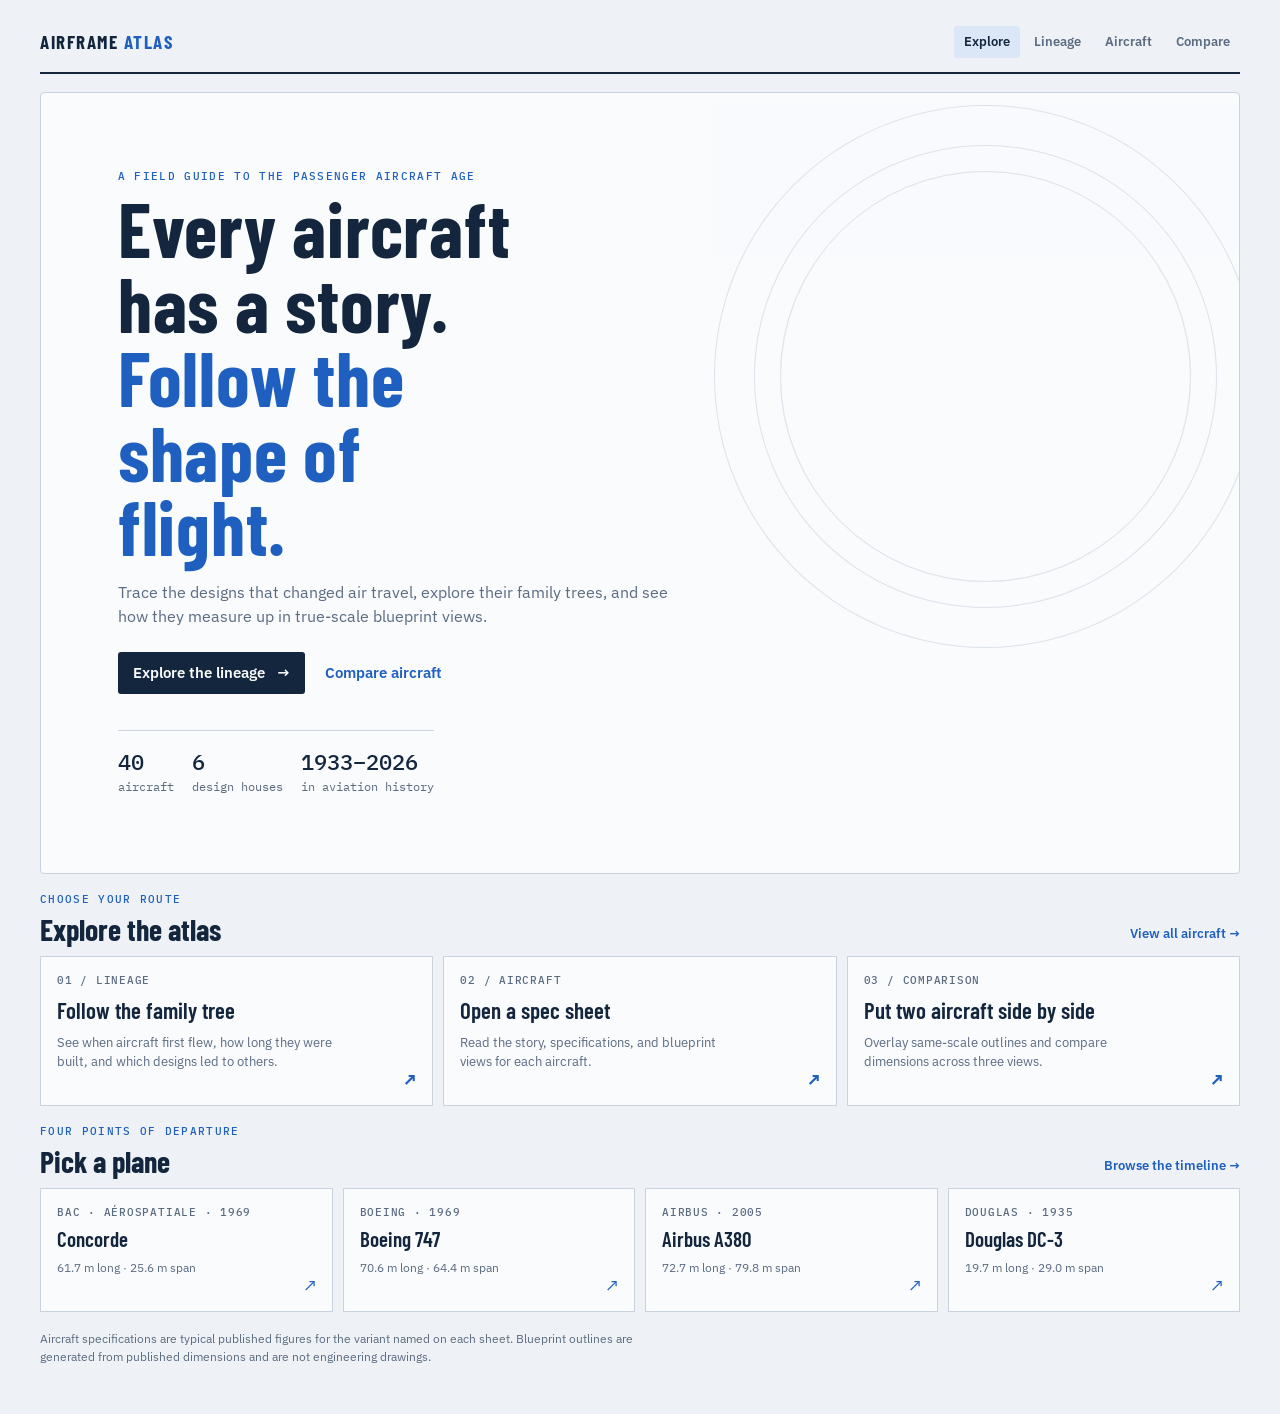
<file: index.html>
<!DOCTYPE html>
<html lang="en">
<head>
<meta charset="utf-8">
<meta name="viewport" content="width=device-width, initial-scale=1">
<meta name="description" content="Explore airliner history through aircraft lineages, published specifications, and same-scale blueprint views.">
<title>Airframe Atlas — Explore airliner history</title>
<link rel="preconnect" href="https://fonts.googleapis.com">
<link rel="preconnect" href="https://fonts.gstatic.com" crossorigin>
<link href="https://fonts.googleapis.com/css2?family=Barlow+Condensed:wght@500;600;700&family=IBM+Plex+Sans:wght@400;500;600&family=IBM+Plex+Mono:wght@400;500&display=swap" rel="stylesheet">
<link rel="stylesheet" href="styles.css">
</head>
<body data-page="home">
<main class="wrap">
  <header class="site-header">
    <a class="wordmark" href="index.html">AIRFRAME <span>ATLAS</span></a>
    <nav class="site-nav" aria-label="Main navigation">
      <a class="active" href="index.html" aria-current="page">Explore</a>
      <a href="timeline.html">Lineage</a>
      <a href="aircraft.html#b747">Aircraft</a>
      <a href="compare.html">Compare</a>
    </nav>
  </header>
  <section class="home-hero">
    <p class="eyebrow">A field guide to the passenger aircraft age</p>
    <h1>Every aircraft has a story.<br><span>Follow the shape of flight.</span></h1>
    <p class="sub">Trace the designs that changed air travel, explore their family trees, and see how they measure up in true-scale blueprint views.</p>
    <div class="hero-actions">
      <a class="button-link" href="timeline.html">Explore the lineage <span aria-hidden="true">→</span></a>
      <a class="text-link" href="compare.html">Compare aircraft</a>
    </div>
    <div class="stats" id="stats" aria-label="Atlas statistics"></div>
  </section>
  <section class="home-section">
    <div class="section-heading">
      <div><p class="eyebrow">Choose your route</p><h2>Explore the atlas</h2></div>
      <a href="timeline.html">View all aircraft →</a>
    </div>
    <div class="explore-grid">
      <a class="explore-card" href="timeline.html"><span class="card-index">01 / LINEAGE</span><strong>Follow the family tree</strong><span>See when aircraft first flew, how long they were built, and which designs led to others.</span><b aria-hidden="true">↗</b></a>
      <a class="explore-card" href="aircraft.html#b747"><span class="card-index">02 / AIRCRAFT</span><strong>Open a spec sheet</strong><span>Read the story, specifications, and blueprint views for each aircraft.</span><b aria-hidden="true">↗</b></a>
      <a class="explore-card" href="compare.html"><span class="card-index">03 / COMPARISON</span><strong>Put two aircraft side by side</strong><span>Overlay same-scale outlines and compare dimensions across three views.</span><b aria-hidden="true">↗</b></a>
    </div>
  </section>
  <section class="home-section">
    <div class="section-heading">
      <div><p class="eyebrow">Four points of departure</p><h2>Pick a plane</h2></div>
      <a href="timeline.html">Browse the timeline →</a>
    </div>
    <div class="featured-grid" id="featuredAircraft"></div>
  </section>
  <footer>Aircraft specifications are typical published figures for the variant named on each sheet. Blueprint outlines are generated from published dimensions and are not engineering drawings.</footer>
</main>
<script src="aircraft-data.js"></script>
<script src="aircraft-drawings.js"></script>
<script src="app.js"></script>
</body>
</html>
</file>
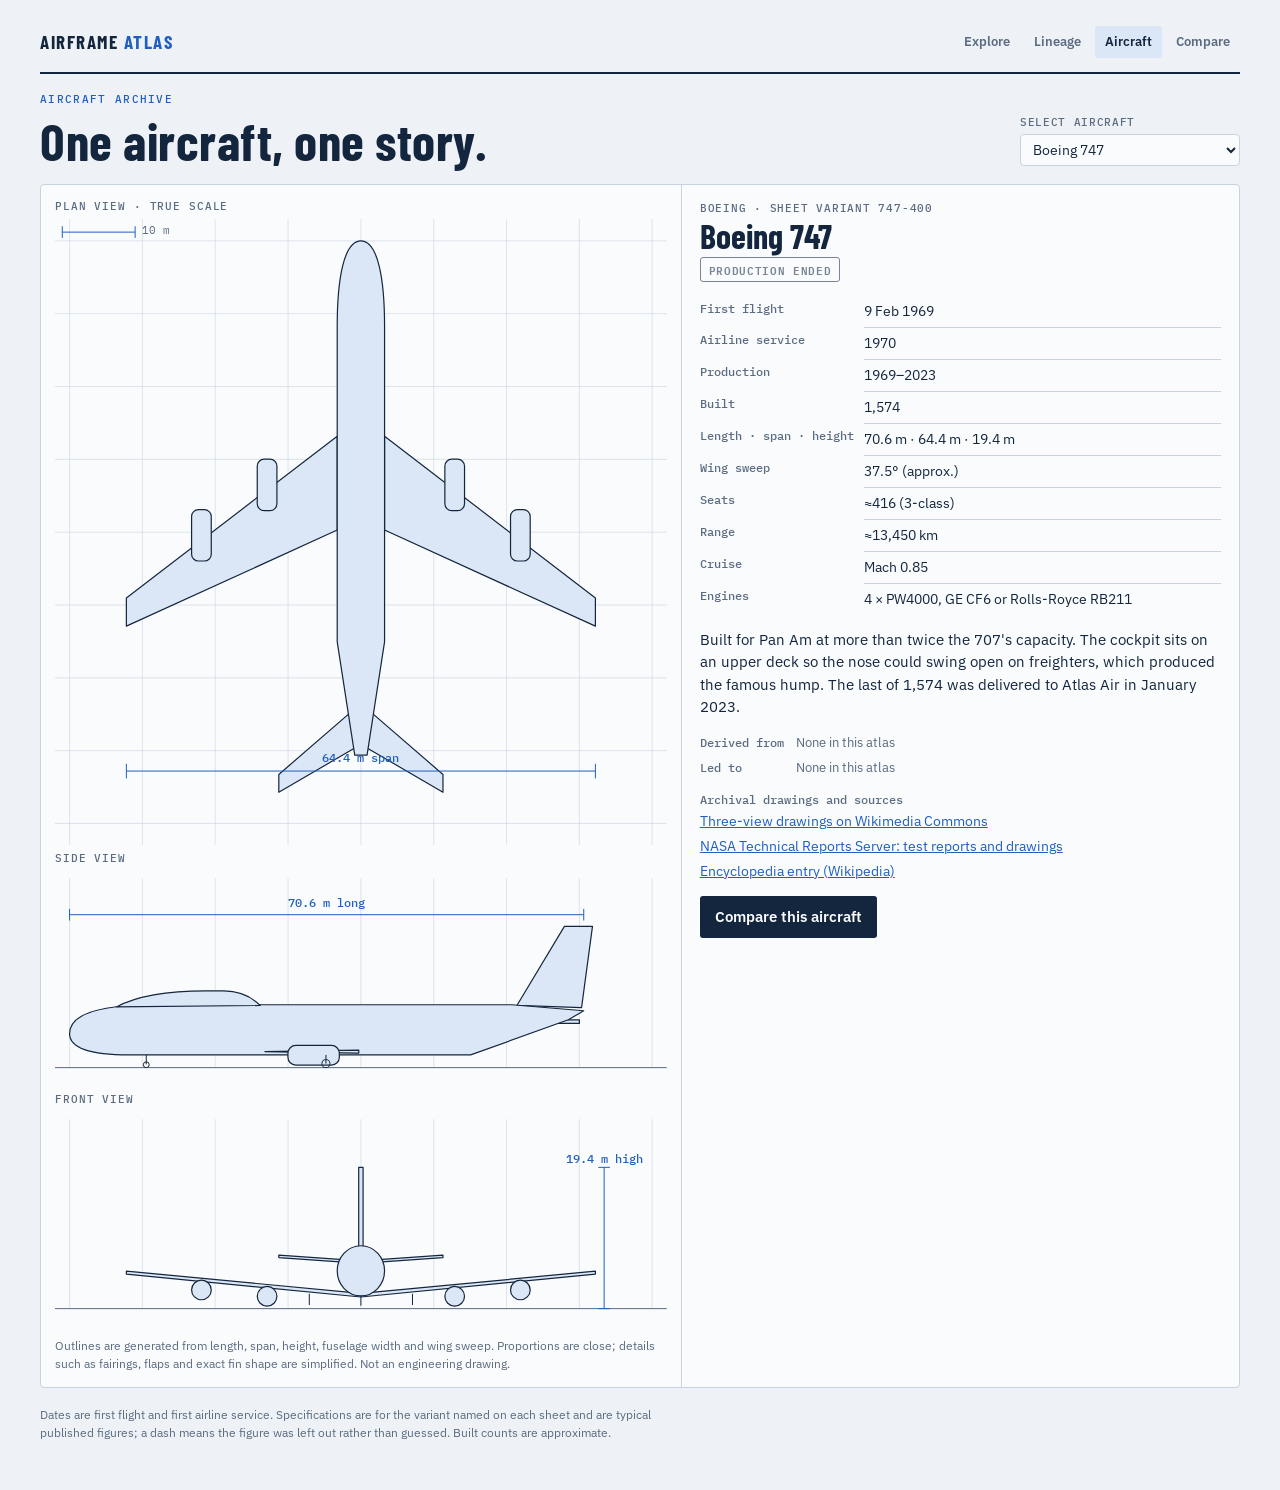
<file: aircraft.html>
<!DOCTYPE html>
<html lang="en">
<head>
<meta charset="utf-8">
<meta name="viewport" content="width=device-width, initial-scale=1">
<meta name="description" content="Aircraft history, specifications, and same-scale three-view outlines.">
<title>Aircraft — Airframe Atlas</title>
<link rel="preconnect" href="https://fonts.googleapis.com">
<link rel="preconnect" href="https://fonts.gstatic.com" crossorigin>
<link href="https://fonts.googleapis.com/css2?family=Barlow+Condensed:wght@500;600;700&family=IBM+Plex+Sans:wght@400;500;600&family=IBM+Plex+Mono:wght@400;500&display=swap" rel="stylesheet">
<link rel="stylesheet" href="styles.css">
</head>
<body data-page="aircraft">
<main class="wrap">
  <header class="site-header">
    <a class="wordmark" href="index.html">AIRFRAME <span>ATLAS</span></a>
    <nav class="site-nav" aria-label="Main navigation">
      <a href="index.html">Explore</a>
      <a href="timeline.html">Lineage</a>
      <a class="active" href="aircraft.html#b747" aria-current="page">Aircraft</a>
      <a href="compare.html">Compare</a>
    </nav>
  </header>
  <section class="page-intro compact-intro">
    <div><p class="eyebrow">Aircraft archive</p><h1>One aircraft, one story.</h1></div>
    <label class="picker-label" for="aircraftPicker">Select aircraft
      <select id="aircraftPicker" aria-label="Select aircraft"></select>
    </label>
  </section>
  <section class="panel detail" aria-live="polite">
    <div class="views">
      <div class="vhead"><span class="vlab">Plan view · true scale</span></div>
      <svg id="vTop" viewBox="-42 -3 84 86" role="img" aria-label="Plan view"></svg>
      <span class="vlab">Side view</span>
      <svg id="vSide" viewBox="-2 -27 84 29.5" role="img" aria-label="Side view"></svg>
      <span class="vlab">Front view</span>
      <svg id="vFront" viewBox="-42 -27 84 29.5" role="img" aria-label="Front view"></svg>
      <p class="disclaim">Outlines are generated from length, span, height, fuselage width and wing sweep. Proportions are close; details such as fairings, flaps and exact fin shape are simplified. Not an engineering drawing.</p>
    </div>
    <div class="info" id="info"></div>
  </section>
  <footer>Dates are first flight and first airline service. Specifications are for the variant named on each sheet and are typical published figures; a dash means the figure was left out rather than guessed. Built counts are approximate.</footer>
</main>
<script src="aircraft-data.js"></script>
<script src="aircraft-drawings.js"></script>
<script src="app.js"></script>
</body>
</html>
</file>
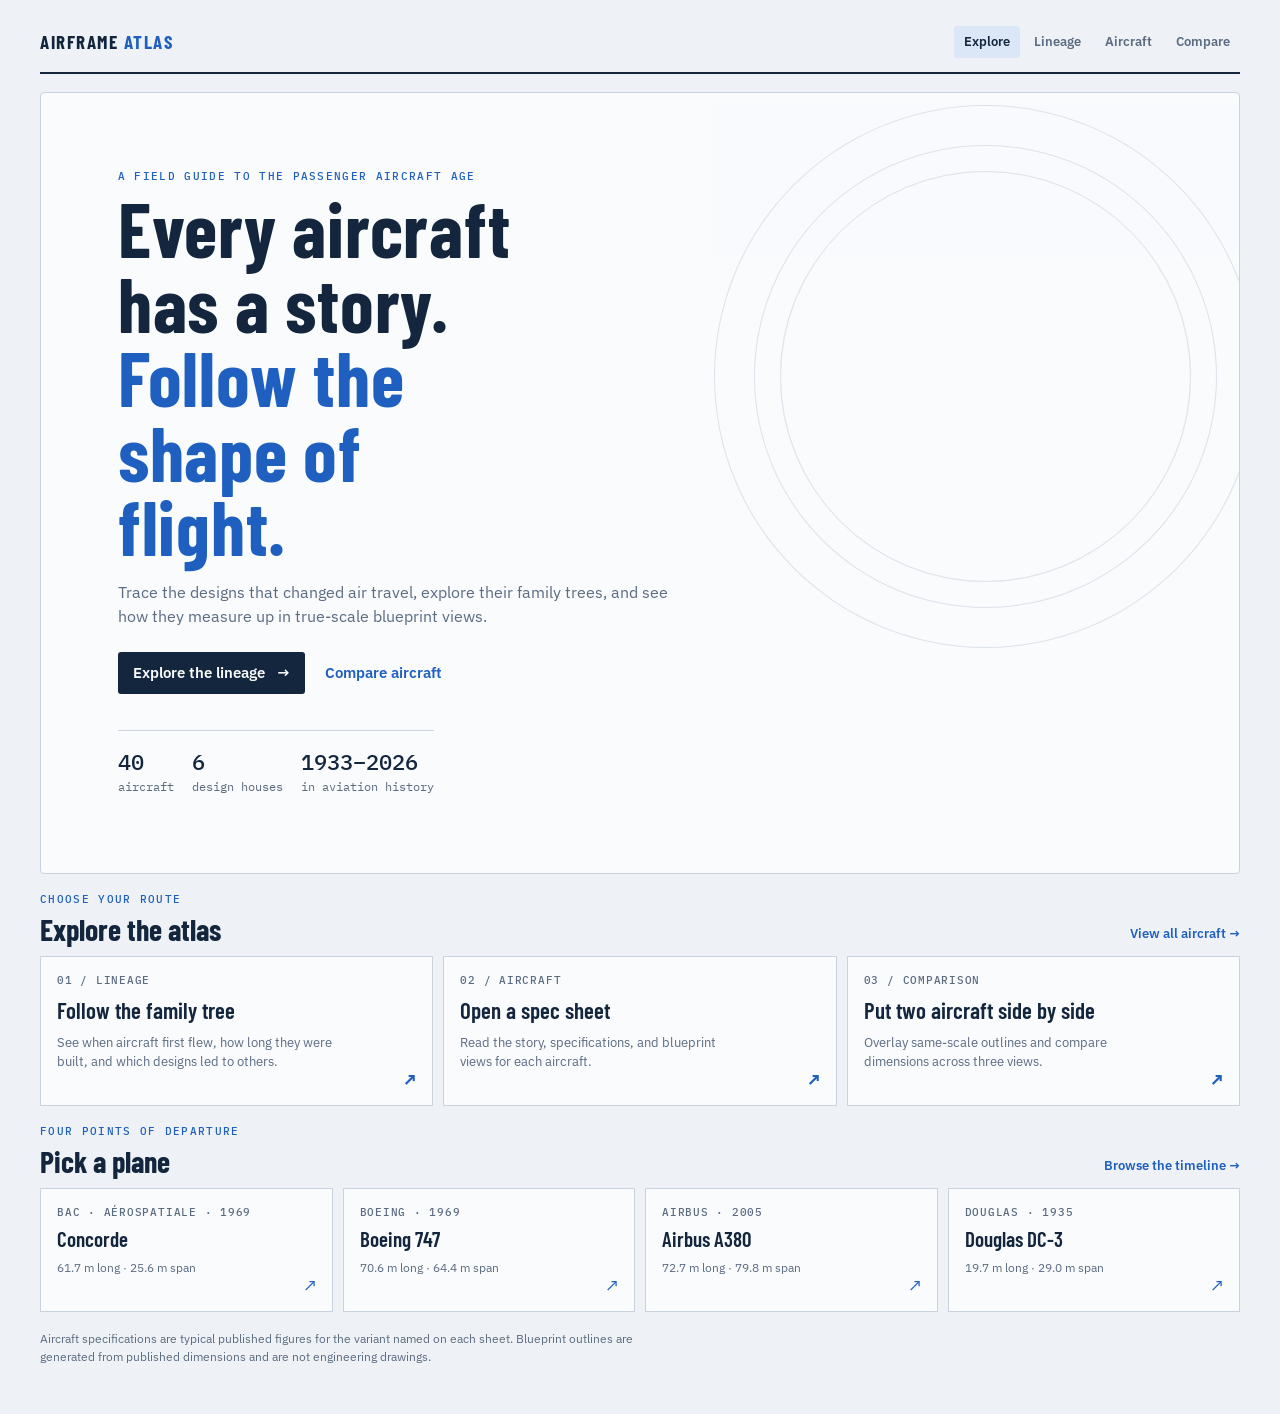
<file: frontend.html>
<!DOCTYPE html>
<html lang="en">
<head>
<meta charset="utf-8">
<meta name="viewport" content="width=device-width, initial-scale=1">
<meta http-equiv="refresh" content="0;url=index.html">
<title>Airframe Atlas</title>
</head>
<body>
<p>The atlas has moved to <a href="index.html">the new home page</a>.</p>
<script>
location.replace(location.hash ? `aircraft.html${location.hash}` : "index.html");
</script>
</body>
</html>
</file>
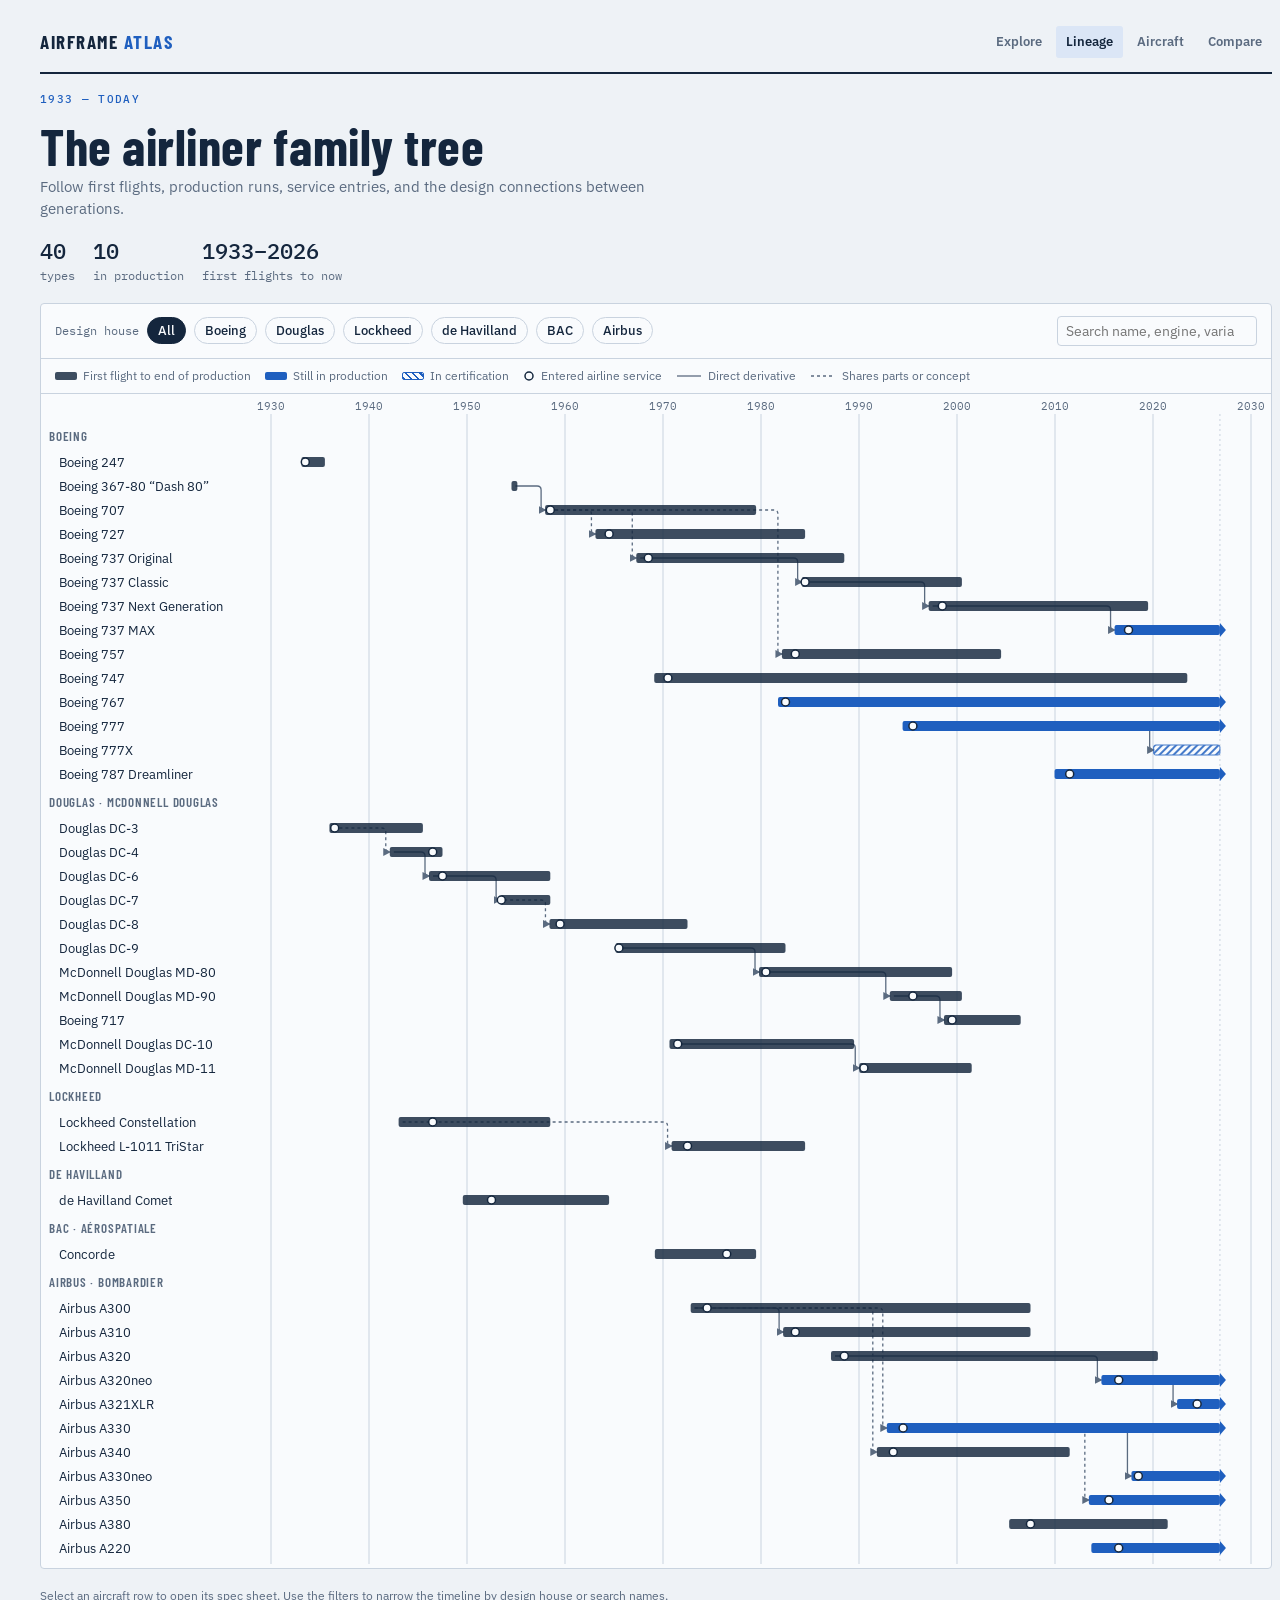
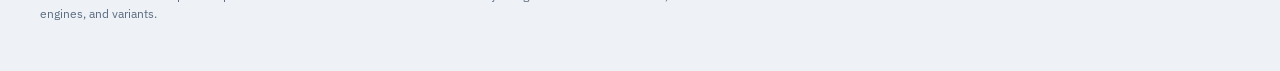
<file: timeline.html>
<!DOCTYPE html>
<html lang="en">
<head>
<meta charset="utf-8">
<meta name="viewport" content="width=device-width, initial-scale=1">
<meta name="description" content="Explore the lineage and production history of 40 passenger aircraft.">
<title>Lineage — Airframe Atlas</title>
<link rel="preconnect" href="https://fonts.googleapis.com">
<link rel="preconnect" href="https://fonts.gstatic.com" crossorigin>
<link href="https://fonts.googleapis.com/css2?family=Barlow+Condensed:wght@500;600;700&family=IBM+Plex+Sans:wght@400;500;600&family=IBM+Plex+Mono:wght@400;500&display=swap" rel="stylesheet">
<link rel="stylesheet" href="styles.css">
</head>
<body data-page="timeline">
<main class="wrap">
  <header class="site-header">
    <a class="wordmark" href="index.html">AIRFRAME <span>ATLAS</span></a>
    <nav class="site-nav" aria-label="Main navigation">
      <a href="index.html">Explore</a>
      <a class="active" href="timeline.html" aria-current="page">Lineage</a>
      <a href="aircraft.html#b747">Aircraft</a>
      <a href="compare.html">Compare</a>
    </nav>
  </header>
  <section class="page-intro">
    <p class="eyebrow">1933 — today</p>
    <h1>The airliner family tree</h1>
    <p class="sub">Follow first flights, production runs, service entries, and the design connections between generations.</p>
    <div class="stats" id="stats" aria-label="Atlas statistics"></div>
  </section>
  <section class="panel" aria-label="Lineage chart">
    <div class="toolbar" id="makers" role="group" aria-label="Filter by design house"></div>
    <div class="legend">
      <span><i class="sw" style="background:var(--ink);opacity:.82"></i>First flight to end of production</span>
      <span><i class="sw" style="background:var(--accent)"></i>Still in production</span>
      <span><i class="sw" style="border:1px solid var(--accent);background:repeating-linear-gradient(45deg,var(--accent) 0 2px,transparent 2px 5px)"></i>In certification</span>
      <span><svg width="12" height="12" aria-hidden="true"><circle cx="6" cy="6" r="4" fill="var(--sheet)" stroke="var(--ink)" stroke-width="1.5"/></svg>Entered airline service</span>
      <span><svg width="26" height="10" aria-hidden="true"><path d="M1 5h24" stroke="var(--muted)" stroke-width="1.3"/></svg>Direct derivative</span>
      <span><svg width="26" height="10" aria-hidden="true"><path d="M1 5h24" stroke="var(--muted)" stroke-width="1.3" stroke-dasharray="3 3"/></svg>Shares parts or concept</span>
    </div>
    <div class="chart"><svg id="tl" role="img" aria-label="Timeline of airliner types grouped by design house"></svg></div>
  </section>
  <footer>Select an aircraft row to open its spec sheet. Use the filters to narrow the timeline by design house or search names, engines, and variants.</footer>
</main>
<script src="aircraft-data.js"></script>
<script src="aircraft-drawings.js"></script>
<script src="app.js"></script>
</body>
</html>
</file>
<file: styles.css>
/* Layout idea: a drafting sheet. Lineage chart (time × design family) on top, a title-block style detail sheet with true-scale three-view below. */
:root{
  --paper:#eef2f6;
  --sheet:#f9fbfd;
  --ink:#14263d;
  --muted:#5b6b80;
  --line:#c9d3df;
  --accent:#1f5fbf;
  --accent-soft:#dbe6f6;
  --ok:#2f7d4f; --warn:#b06a00; --off:#7a8494;
  --font-display:"Barlow Condensed","Arial Narrow",Arial,sans-serif;
  --font-body:"IBM Plex Sans",system-ui,-apple-system,"Segoe UI",sans-serif;
  --font-mono:"IBM Plex Mono",ui-monospace,Menlo,Consolas,monospace;
  color-scheme:light;
}
@media (prefers-color-scheme: dark){
  :root:not([data-theme="light"]){
    --paper:#0b1a2e; --sheet:#0f2238; --ink:#dce8f7; --muted:#8fa3bd; --line:#24405f;
    --accent:#7fb2ff; --accent-soft:#17345a; --ok:#6fcf97; --warn:#f2b45a; --off:#8090a6;
    color-scheme:dark;
  }
}
:root[data-theme="dark"]{
  --paper:#0b1a2e; --sheet:#0f2238; --ink:#dce8f7; --muted:#8fa3bd; --line:#24405f;
  --accent:#7fb2ff; --accent-soft:#17345a; --ok:#6fcf97; --warn:#f2b45a; --off:#8090a6;
  color-scheme:dark;
}
*{box-sizing:border-box}
html,body{margin:0}
body{background:var(--paper);color:var(--ink);font-family:var(--font-body);font-size:15px;line-height:1.5}
a{color:var(--accent)}
:focus-visible{outline:2px solid var(--accent);outline-offset:2px}
.wrap{max-width:1240px;margin:0 auto;padding:20px 20px 48px;display:grid;gap:18px}
header{display:flex;flex-wrap:wrap;align-items:flex-end;justify-content:space-between;gap:12px;border-bottom:2px solid var(--ink);padding-bottom:10px}
h1{font-family:var(--font-display);font-weight:700;font-size:40px;line-height:1;margin:0;letter-spacing:.01em;text-wrap:balance}
.sub{color:var(--muted);margin:4px 0 0;max-width:62ch}
.stats{display:flex;gap:18px;font-family:var(--font-mono);font-size:12px;color:var(--muted)}
.stats b{display:block;font-size:22px;color:var(--ink);font-weight:500;font-variant-numeric:tabular-nums}
.panel{background:var(--sheet);border:1px solid var(--line);border-radius:4px}
.toolbar{display:flex;flex-wrap:wrap;gap:8px;align-items:center;padding:12px 14px;border-bottom:1px solid var(--line)}
.toolbar label{font-family:var(--font-mono);font-size:12px;color:var(--muted)}
.chip{font:500 13px var(--font-body);border:1px solid var(--line);background:transparent;color:var(--ink);padding:4px 10px;border-radius:999px;cursor:pointer}
.chip[aria-pressed="true"]{background:var(--ink);color:var(--sheet);border-color:var(--ink)}
input[type=search],select{font:14px var(--font-body);color:var(--ink);background:var(--sheet);border:1px solid var(--line);border-radius:4px;padding:5px 8px}
#q{margin-left:auto;min-width:200px}
.legend{display:flex;flex-wrap:wrap;gap:14px;padding:8px 14px;font-size:12px;color:var(--muted);border-bottom:1px solid var(--line)}
.legend span{display:inline-flex;align-items:center;gap:6px}
.sw{display:inline-block;width:22px;height:8px;border-radius:2px}
.chart{overflow-x:auto}
#tl{display:block}
#tl text{fill:var(--ink);font-family:var(--font-body)}
#tl .yr{fill:var(--muted);font:11px var(--font-mono)}
#tl .grp{font:600 13px var(--font-display);letter-spacing:.06em;text-transform:uppercase;fill:var(--muted)}
#tl .grid{stroke:var(--line);stroke-width:1}
#tl .row{cursor:pointer}
#tl .row:hover .lbl,#tl .row.sel .lbl{fill:var(--accent);font-weight:600}
#tl .row.dim{opacity:.22}
#tl .rowbg{fill:transparent}
#tl .row.sel .rowbg{fill:var(--accent-soft)}
#tl .bar{fill:var(--ink);opacity:.82}
#tl .bar.prod{fill:var(--accent);opacity:1}
#tl .bar.cert{fill:url(#hatch);stroke:var(--accent);stroke-width:1}
#tl .eis{fill:var(--sheet);stroke:var(--ink);stroke-width:1.5}
#tl .edge{fill:none;stroke:var(--muted);stroke-width:1.3}
#tl .edge.i{stroke-dasharray:3 3}
#tl .lbl{font-size:13px}
.detail{display:grid;grid-template-columns:minmax(0,1.15fr) minmax(0,1fr)}
.views{padding:14px;border-right:1px solid var(--line);display:grid;gap:6px;align-content:start}
.vhead{display:flex;justify-content:space-between;align-items:center;gap:10px;flex-wrap:wrap}
.vlab{font:500 11px var(--font-mono);color:var(--muted);text-transform:uppercase;letter-spacing:.08em}
.views svg{width:100%;height:auto;display:block}
.views svg .body{fill:var(--accent-soft);stroke:var(--ink);stroke-width:1.2;vector-effect:non-scaling-stroke;stroke-linejoin:round}
.views svg .thin{fill:none;stroke:var(--ink);stroke-width:1;vector-effect:non-scaling-stroke}
.views svg .prop{fill:none;stroke:var(--ink);stroke-width:1;stroke-dasharray:3 2;vector-effect:non-scaling-stroke}
.views svg .ghost{fill:none;stroke:var(--warn);stroke-width:1.4;stroke-dasharray:5 3;vector-effect:non-scaling-stroke}
.views svg .ground{stroke:var(--muted);stroke-width:1;vector-effect:non-scaling-stroke}
.views svg .dim{stroke:var(--accent);stroke-width:1;vector-effect:non-scaling-stroke;fill:none}
.views svg .dimt{fill:var(--accent);font:500 1.7px var(--font-mono);text-anchor:middle}
.views svg .scal{fill:var(--muted);font:1.5px var(--font-mono)}
.views svg .gridm{stroke:var(--line);stroke-width:.6;vector-effect:non-scaling-stroke}
.compare-readout{border:1px solid var(--line);border-left:3px solid var(--warn);padding:10px 12px;display:grid;gap:8px}
.compare-readout[hidden]{display:none}
.compare-heading{display:flex;justify-content:space-between;align-items:baseline;gap:8px;flex-wrap:wrap}
.compare-heading span,.compare-metric span{font:500 11px var(--font-mono);color:var(--muted);text-transform:uppercase;letter-spacing:.06em}
.compare-heading strong{font:600 14px var(--font-body)}
.compare-metrics{display:grid;grid-template-columns:repeat(3,minmax(0,1fr));gap:8px}
.compare-metric{display:grid;gap:2px;min-width:0}
.compare-metric b{font:500 12px var(--font-mono);font-variant-numeric:tabular-nums}
.compare-metric small{font-size:12px;color:var(--muted)}
.disclaim{font-size:12px;color:var(--muted);margin:4px 0 0}
.info{padding:16px 18px;display:grid;gap:14px;align-content:start}
.title-block{display:grid;gap:4px}
.maker{font:500 12px var(--font-mono);color:var(--muted);text-transform:uppercase;letter-spacing:.08em}
h2{font-family:var(--font-display);font-size:34px;line-height:1;margin:0;text-wrap:balance}
.pill{display:inline-block;font:600 11px var(--font-mono);text-transform:uppercase;letter-spacing:.06em;padding:2px 8px;border-radius:3px;border:1px solid currentColor;width:max-content}
.pill.prod{color:var(--ok)} .pill.cert{color:var(--warn)} .pill.ended,.pill.retired{color:var(--off)}
table.spec{border-collapse:collapse;width:100%;font-size:14px}
table.spec th{text-align:left;font:500 12px var(--font-mono);color:var(--muted);padding:5px 10px 5px 0;white-space:nowrap;vertical-align:top;width:9.5em}
table.spec td{padding:5px 0;border-bottom:1px solid var(--line);font-variant-numeric:tabular-nums}
table.spec tr:last-child td{border-bottom:0}
.note{margin:0;max-width:65ch}
.kin{display:grid;gap:6px}
.kin div{display:flex;flex-wrap:wrap;gap:6px;align-items:center}
.kin .k{font:500 12px var(--font-mono);color:var(--muted);width:7.5em}
.kin button{font:500 13px var(--font-body);background:var(--accent-soft);color:var(--ink);border:1px solid var(--line);border-radius:3px;padding:2px 8px;cursor:pointer}
.kin .none{color:var(--muted);font-size:13px}
.links{display:grid;gap:4px;font-size:14px}
.links .k{font:500 12px var(--font-mono);color:var(--muted)}
footer{font-size:12px;color:var(--muted);max-width:90ch}
@media (max-width:860px){
  .detail{grid-template-columns:1fr}
  .views{border-right:0;border-bottom:1px solid var(--line)}
  #q{margin-left:0;min-width:0;flex:1 1 160px}
}
@media (max-width:520px){.compare-metrics{grid-template-columns:1fr}}
@media (max-width:420px){ h1{font-size:32px} h2{font-size:28px} .wrap{padding:16px} }
@media (prefers-reduced-motion: no-preference){ #tl .row .rowbg{transition:fill .15s} }

.site-header{align-items:center;padding:6px 0 14px}
.wordmark{font:700 19px var(--font-display);letter-spacing:.08em;text-decoration:none;color:var(--ink)}
.wordmark span{color:var(--accent)}
.site-nav{display:flex;flex-wrap:wrap;gap:4px}
.site-nav a{color:var(--muted);font-size:13px;font-weight:600;text-decoration:none;padding:6px 10px;border-radius:3px}
.site-nav a:hover,.site-nav a.active{background:var(--accent-soft);color:var(--ink)}
.home-hero{position:relative;overflow:hidden;padding:clamp(28px,6vw,78px);background:var(--sheet);border:1px solid var(--line);border-radius:4px}
.home-hero:after{content:"";position:absolute;width:clamp(180px,32vw,420px);height:clamp(180px,32vw,420px);right:4%;top:10%;border:1px solid var(--line);border-radius:50%;box-shadow:0 0 0 25px var(--sheet),0 0 0 26px var(--line),0 0 0 65px var(--sheet),0 0 0 66px var(--line);opacity:.6;pointer-events:none}
.eyebrow{font:500 11px var(--font-mono);color:var(--accent);text-transform:uppercase;letter-spacing:.12em;margin:0 0 8px}
.home-hero h1{position:relative;z-index:1;font-size:clamp(42px,7vw,76px);max-width:12ch;line-height:.98}
.home-hero h1 span{color:var(--accent)}
.home-hero>.sub{position:relative;z-index:1;font-size:16px;max-width:56ch;margin:16px 0 0}
.hero-actions{position:relative;z-index:1;display:flex;align-items:center;gap:20px;flex-wrap:wrap;margin-top:24px}
.button-link{display:inline-flex;align-items:center;gap:12px;background:var(--ink);color:var(--sheet);text-decoration:none;font-weight:600;padding:10px 15px;border-radius:3px}
.button-link:hover{background:var(--accent);color:var(--sheet)}
.text-link{font-weight:600;text-decoration:none}
.home-hero .stats{position:relative;z-index:1;margin-top:36px;padding-top:14px;border-top:1px solid var(--line);width:max-content;max-width:100%;flex-wrap:wrap}
.home-section{display:grid;gap:12px}
.section-heading{display:flex;align-items:end;justify-content:space-between;gap:12px}
.section-heading h2{font-size:30px}
.section-heading>a{font-size:13px;font-weight:600;text-decoration:none}
.explore-grid{display:grid;grid-template-columns:repeat(3,minmax(0,1fr));gap:10px}
.explore-card,.aircraft-card{position:relative;display:grid;gap:9px;background:var(--sheet);border:1px solid var(--line);padding:16px;color:var(--ink);text-decoration:none}
.explore-card:hover,.aircraft-card:hover{border-color:var(--accent);transform:translateY(-2px)}
.explore-card{min-height:150px;align-content:start}
.card-index,.maker{font:500 11px var(--font-mono);color:var(--muted);text-transform:uppercase;letter-spacing:.07em}
.explore-card strong{font:600 23px var(--font-display)}
.explore-card>span:nth-of-type(2){font-size:13px;color:var(--muted);max-width:36ch}
.explore-card>b,.card-arrow{position:absolute;right:14px;bottom:12px;color:var(--accent);font-size:18px}
.featured-grid{display:grid;grid-template-columns:repeat(4,minmax(0,1fr));gap:10px}
.aircraft-card{min-height:124px;align-content:start}
.aircraft-card strong{font:600 21px var(--font-display);line-height:1.05;padding-right:12px}
.aircraft-card>span:nth-of-type(2){font-size:12px;color:var(--muted)}
.page-intro{display:grid;gap:5px}
.page-intro h1{font-size:clamp(34px,5vw,52px)}
.page-intro .sub{margin:0;max-width:70ch}
.page-intro .stats{margin-top:8px}
.compact-intro{display:flex;align-items:end;justify-content:space-between;gap:16px;flex-wrap:wrap}
.picker-label,.compare-controls label{display:grid;gap:5px;font:500 11px var(--font-mono);color:var(--muted);text-transform:uppercase;letter-spacing:.06em}
.picker-label select,.compare-controls select{min-width:220px}
.kin a{font:500 13px var(--font-body);background:var(--accent-soft);color:var(--ink);border:1px solid var(--line);border-radius:3px;padding:2px 8px;text-decoration:none}
.kin a:hover{border-color:var(--accent)}
.info .button-link{width:max-content}
.compare-panel .views{border:0}
.compare-controls{display:flex;align-items:end;justify-content:center;gap:16px;flex-wrap:wrap;padding:16px;border-bottom:1px solid var(--line)}
.versus{font:600 12px var(--font-mono);color:var(--muted);padding-bottom:8px}
.compare-panel .compare-readout{max-width:760px;margin:0 auto 8px;width:100%}
.saved-comparisons{display:grid;gap:8px;padding:12px 16px;border-bottom:1px solid var(--line)}
.saved-actions{display:flex;align-items:center;gap:12px;flex-wrap:wrap}
.save-button{border:0;font:600 13px var(--font-body);cursor:pointer}
.save-button:disabled{opacity:.55;cursor:not-allowed}
.api-status,.saved-empty{font-size:13px;color:var(--muted);margin:0}
.saved-list{display:grid;gap:6px}
.saved-item{display:flex;align-items:center;justify-content:space-between;gap:12px;border-top:1px solid var(--line);padding-top:6px}
.saved-item>a{font-size:14px;font-weight:600;text-decoration:none}
.saved-item>a span{font:500 11px var(--font-mono);color:var(--muted);text-transform:uppercase}
.remove-saved{font:500 12px var(--font-body);color:var(--muted);background:transparent;border:1px solid var(--line);border-radius:3px;padding:3px 8px;cursor:pointer}
.remove-saved:hover{border-color:var(--warn);color:var(--warn)}
.remove-saved:disabled{opacity:.55;cursor:not-allowed}
@media(max-width:760px){
  .explore-grid{grid-template-columns:1fr}
  .explore-card{min-height:120px}
  .featured-grid{grid-template-columns:repeat(2,minmax(0,1fr))}
  .home-hero:after{right:-100px;opacity:.35}
}
@media(max-width:480px){
  .site-header{align-items:flex-start}
  .site-nav{width:100%;justify-content:space-between}
  .site-nav a{padding:6px}
  .featured-grid{grid-template-columns:1fr}
  .compare-controls label,.compare-controls select{width:100%;min-width:0}
  .versus{padding:0}
}
</file>
